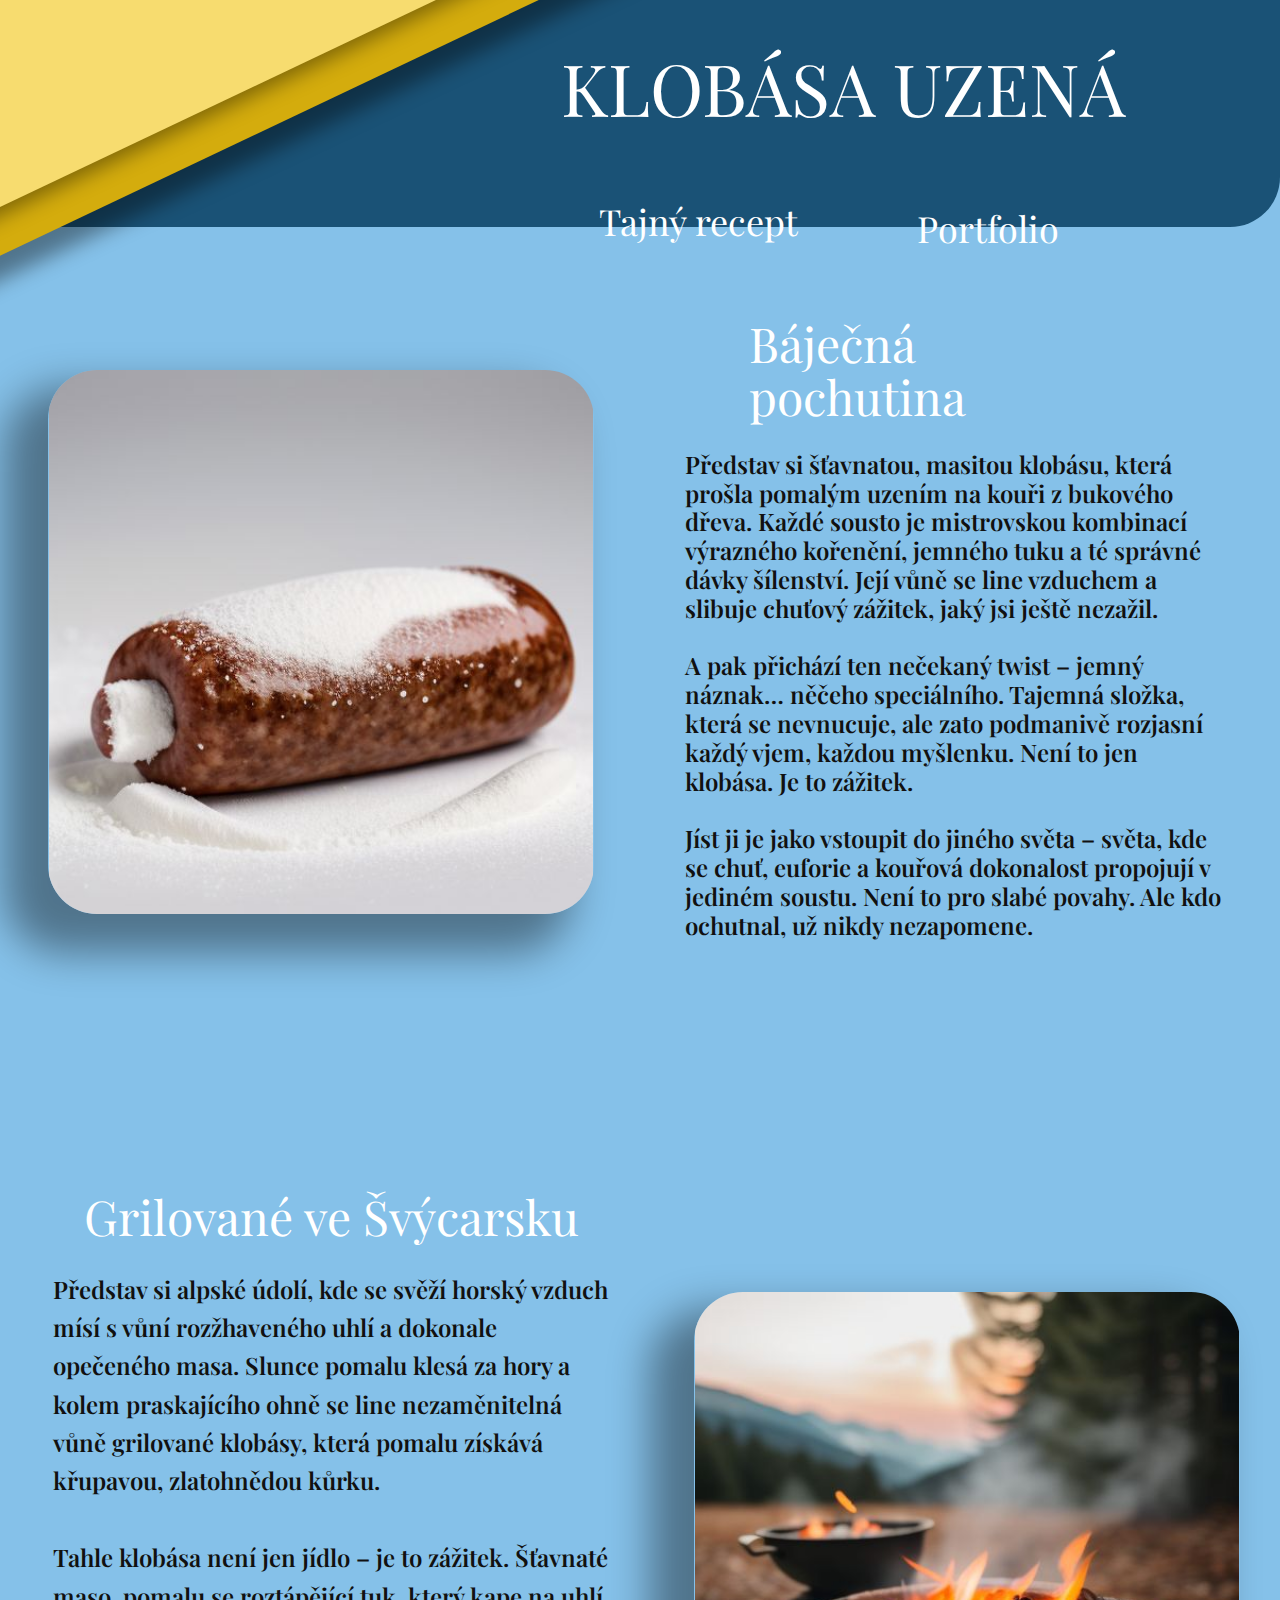
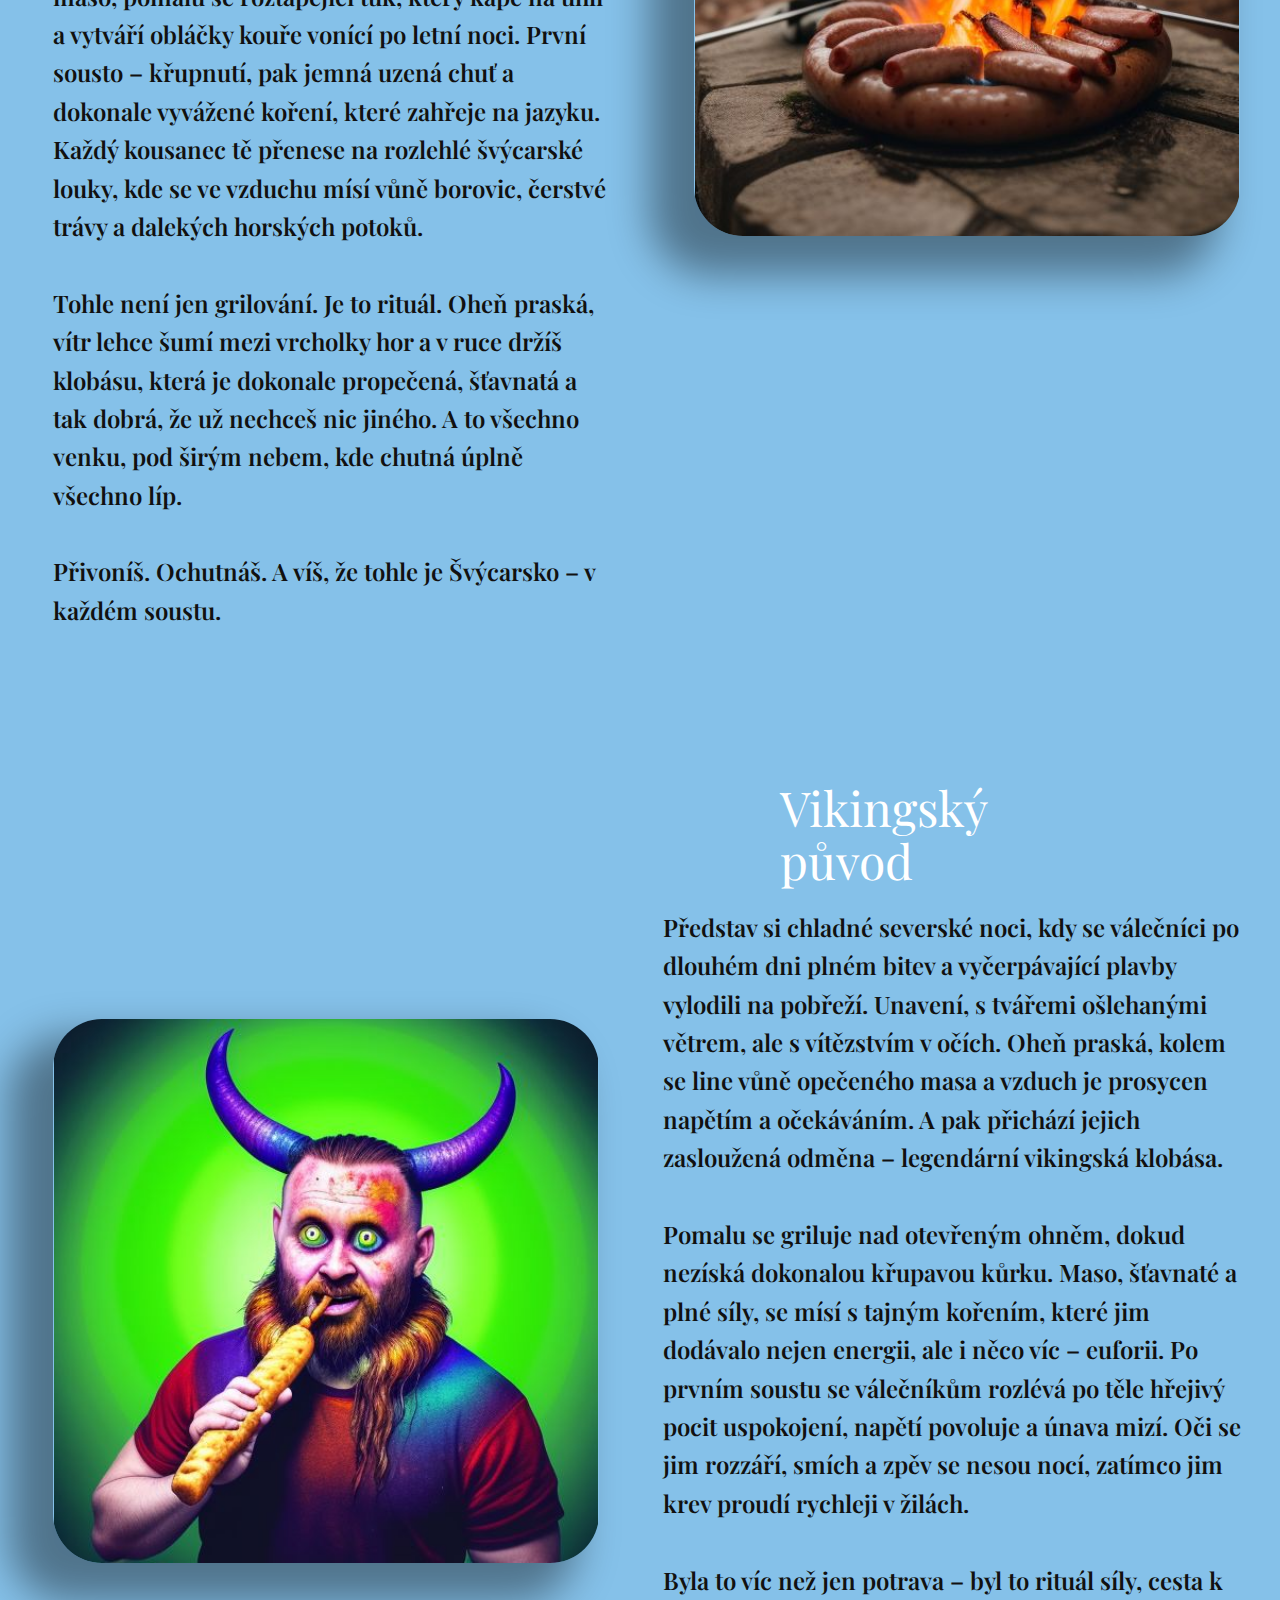
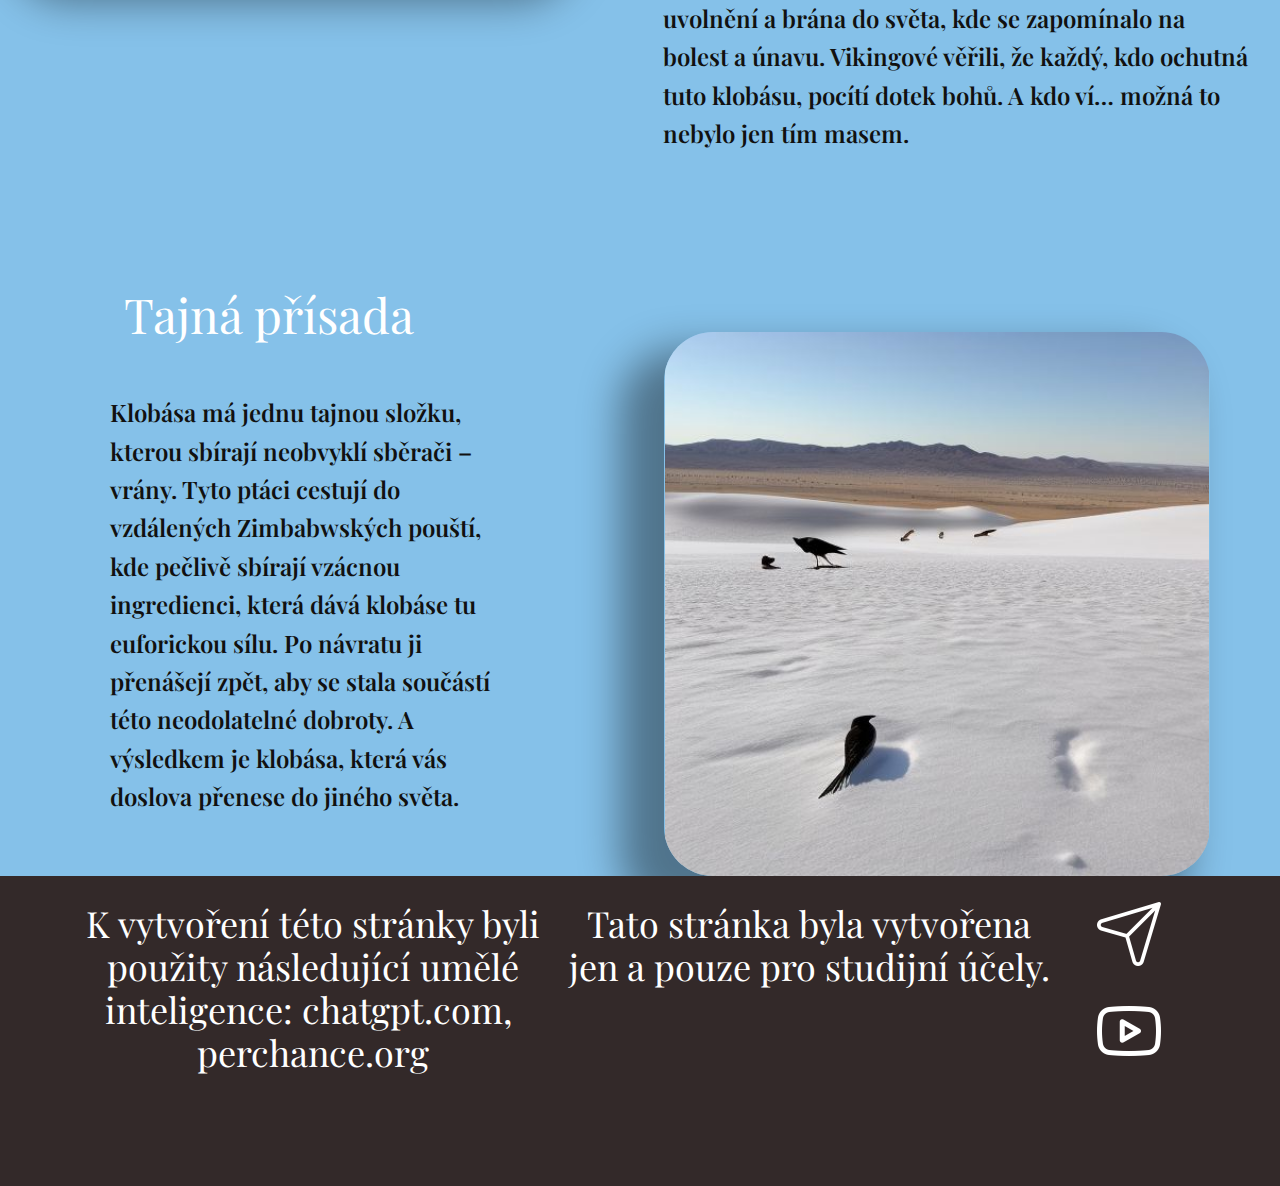
<file: index.html>
<!DOCTYPE html>
<html style="font-size: 16px;" lang="en"><head>
    <meta name="viewport" content="width=device-width, initial-scale=1.0">
    <meta charset="utf-8">
    <meta name="keywords" content="KLOBÁSA UZENÁ​, Báječná pochutina​, Grilované ve Švýcarsku​, Vikingský původ​, Tajná přísada​">
    <meta name="description" content="">
    <title>main</title>
    <link rel="stylesheet" href="nicepage.css" media="screen">
<link rel="stylesheet" href="index.css" media="screen">
    <script class="u-script" type="text/javascript" src="jquery.js" defer=""></script>
    <script class="u-script" type="text/javascript" src="nicepage.js" defer=""></script>
    <meta name="generator" content="Nicepage 7.5.2, nicepage.com">
    
    
    
    <link id="u-theme-google-font" rel="stylesheet" href="https://fonts.googleapis.com/css?family=Roboto:100,100i,300,300i,400,400i,500,500i,700,700i,900,900i|Open+Sans:300,300i,400,400i,500,500i,600,600i,700,700i,800,800i">
    <link id="u-page-google-font" rel="stylesheet" href="https://fonts.googleapis.com/css?family=Playfair+Display:400,400i,500,500i,600,600i,700,700i,800,800i,900,900i">
    <script type="application/ld+json">{
		"@context": "http://schema.org",
		"@type": "Organization",
		"name": ""
}</script>
    <meta name="theme-color" content="#478ac9">
    <meta property="og:title" content="Home">
    <meta property="og:type" content="website">
  <meta data-intl-tel-input-cdn-path="intlTelInput/">
 <link rel="icon" type="image/png" href="favicon.png">
</head>
  <body data-home-page="Home.html" data-home-page-title="Home" data-path-to-root="./" data-include-products="false" class="u-body u-overlap u-overlap-contrast u-overlap-transparent u-xl-mode" data-lang="en"><header class="u-clearfix u-custom-color-8 u-header u-header" id="header"></header>
    <section class="u-clearfix u-custom-color-8 u-section-1" id="block-1">
      <div class="u-custom-color-7 u-expanded-width u-radius u-shape u-shape-round u-shape-1"></div>
      <div class="u-rotation-parent u-rotation-parent-1">
        <div class="u-custom-color-5 u-shape u-shape-rectangle u-shape-2"></div>
      </div>
      <div class="u-rotation-parent u-rotation-parent-2">
        <div class="u-custom-color-6 u-shape u-shape-rectangle u-shape-3"></div>
      </div>
      <h1 class="u-custom-font u-font-playfair-display u-text u-text-1">KLOBÁSA UZENÁ </h1>
      <img class="u-image u-image-contain u-image-round u-radius u-image-1" src="images/staensoubor1.jpeg" alt="" data-image-width="512" data-image-height="512">
      <h2 class="u-custom-font u-font-playfair-display u-text u-text-default-xl u-text-2">Báječná pochutina </h2>
      <h4 class="u-custom-font u-font-playfair-display u-text u-text-body-color u-text-3"> Představ si šťavnatou, masitou klobásu, která prošla pomalým uzením na kouři z bukového dřeva. Každé sousto je mistrovskou kombinací výrazného kořenění, jemného tuku a té správné dávky šílenství. Její vůně se line vzduchem a slibuje chuťový zážitek, jaký jsi ještě nezažil.<br>
        <br>A pak přichází ten nečekaný twist – jemný náznak… něčeho speciálního. Tajemná složka, která se nevnucuje, ale zato podmanivě rozjasní každý vjem, každou myšlenku. Není to jen klobása. Je to zážitek.<br>
        <br>Jíst ji je jako vstoupit do jiného světa – světa, kde se chuť, euforie a kouřová dokonalost propojují v jediném soustu. Není to pro slabé povahy. Ale kdo ochutnal, už nikdy nezapomene.
      </h4>
      <h3 class="u-custom-font u-font-playfair-display u-text u-text-4">
        <a class="u-active-none u-border-none u-btn u-button-link u-button-style u-hover-none u-none u-text-white u-btn-1" href="Page-1.html" data-page-id="16086563" title="Page 1">Tajný recept </a>
      </h3>
      <h3 class="u-custom-font u-font-playfair-display u-text u-text-5">
        <a class="u-active-none u-border-none u-btn u-button-link u-button-style u-hover-none u-none u-text-body-alt-color u-btn-2" href="Page-2.html" data-page-id="832715225" title="Page 2">Portfolio </a>
      </h3>
      <h2 class="u-custom-font u-font-playfair-display u-text u-text-default u-text-6">Grilované ve Švýcarsku </h2>
      <p class="u-custom-font u-font-playfair-display u-text u-text-body-color u-text-7"> Představ si alpské údolí, kde se svěží horský vzduch mísí s vůní rozžhaveného uhlí a dokonale opečeného masa. Slunce pomalu klesá za hory a kolem praskajícího ohně se line nezaměnitelná vůně grilované klobásy, která pomalu získává křupavou, zlatohnědou kůrku.<br>
        <br>Tahle klobása není jen jídlo – je to zážitek. Šťavnaté maso, pomalu se roztápějící tuk, který kape na uhlí a vytváří obláčky kouře vonící po letní noci. První sousto – křupnutí, pak jemná uzená chuť a dokonale vyvážené koření, které zahřeje na jazyku. Každý kousanec tě přenese na rozlehlé švýcarské louky, kde se ve vzduchu mísí vůně borovic, čerstvé trávy a dalekých horských potoků.<br>
        <br>Tohle není jen grilování. Je to rituál. Oheň praská, vítr lehce šumí mezi vrcholky hor a v ruce držíš klobásu, která je dokonale propečená, šťavnatá a tak dobrá, že už nechceš nic jiného. A to všechno venku, pod širým nebem, kde chutná úplně všechno líp.<br>
        <br>Přivoníš. Ochutnáš. A víš, že tohle je Švýcarsko – v každém soustu.
      </p>
      <img class="u-image u-image-contain u-image-round u-radius u-image-2" src="images/staensoubor2.jpeg" alt="" data-image-width="512" data-image-height="512">
      <h2 class="u-custom-font u-font-playfair-display u-text u-text-default-xl u-text-8">Vikingský původ </h2>
      <p class="u-custom-font u-font-playfair-display u-text u-text-body-color u-text-9"> Představ si chladné severské noci, kdy se válečníci po dlouhém dni plném bitev a vyčerpávající plavby vylodili na pobřeží. Unavení, s tvářemi ošlehanými větrem, ale s vítězstvím v očích. Oheň praská, kolem se line vůně opečeného masa a vzduch je prosycen napětím a očekáváním. A pak přichází jejich zasloužená odměna – legendární vikingská klobása.<br>
        <br>Pomalu se griluje nad otevřeným ohněm, dokud nezíská dokonalou křupavou kůrku. Maso, šťavnaté a plné síly, se mísí s tajným kořením, které jim dodávalo nejen energii, ale i něco víc – euforii. Po prvním soustu se válečníkům rozlévá po těle hřejivý pocit uspokojení, napětí povoluje a únava mizí. Oči se jim rozzáří, smích a zpěv se nesou nocí, zatímco jim krev proudí rychleji v žilách.<br>
        <br>Byla to víc než jen potrava – byl to rituál síly, cesta k uvolnění a brána do světa, kde se zapomínalo na bolest a únavu. Vikingové věřili, že každý, kdo ochutná tuto klobásu, pocítí dotek bohů. A kdo ví… možná to nebylo jen tím masem.
      </p>
      <img class="u-image u-image-contain u-image-round u-radius u-image-3" src="images/staensoubor3.jpeg" alt="" data-image-width="512" data-image-height="512">
      <h2 class="u-custom-font u-font-playfair-display u-text u-text-default u-text-10">Tajná přísada </h2>
      <img class="u-image u-image-contain u-image-round u-radius u-image-4" src="images/staensoubor4.jpeg" alt="" data-image-width="512" data-image-height="512">
      <p class="u-custom-font u-font-playfair-display u-text u-text-body-color u-text-11"> Klobása má jednu tajnou složku, kterou sbírají neobvyklí sběrači – vrány. Tyto ptáci cestují do vzdálených Zimbabwských pouští, kde pečlivě sbírají vzácnou ingredienci, která dává klobáse tu euforickou sílu. Po návratu ji přenášejí zpět, aby se stala součástí této neodolatelné dobroty. A výsledkem je klobása, která vás doslova přenese do jiného světa.</p>
    </section>
    
    
    
    <footer class="u-align-center u-clearfix u-container-align-center u-container-align-center-xl u-footer u-palette-2-dark-3 u-footer" id="footer"><div class="u-clearfix u-sheet u-sheet-1">
        <h3 class="u-custom-font u-font-playfair-display u-text u-text-1">Tato stránka byla vytvořena jen a pouze pro studijní účely. </h3>
        <span class="u-file-icon u-icon u-text-white u-icon-1" data-href="https://www.instagram.com/" data-target="_blank"><img src="images/2099085-b16cd06b.png" alt=""></span>
        <h3 class="u-custom-font u-font-playfair-display u-text u-text-2">K vytvoření této stránky byli použity následující umělé inteligence: chatgpt.com, ​perchance.org</h3>
        <span class="u-file-icon u-icon u-text-white u-icon-2" data-href="https://youtube.com/" data-target="_blank"><img src="images/3820269-1885a068.png" alt=""></span>
      </div></footer>
  
</body></html>
</file>
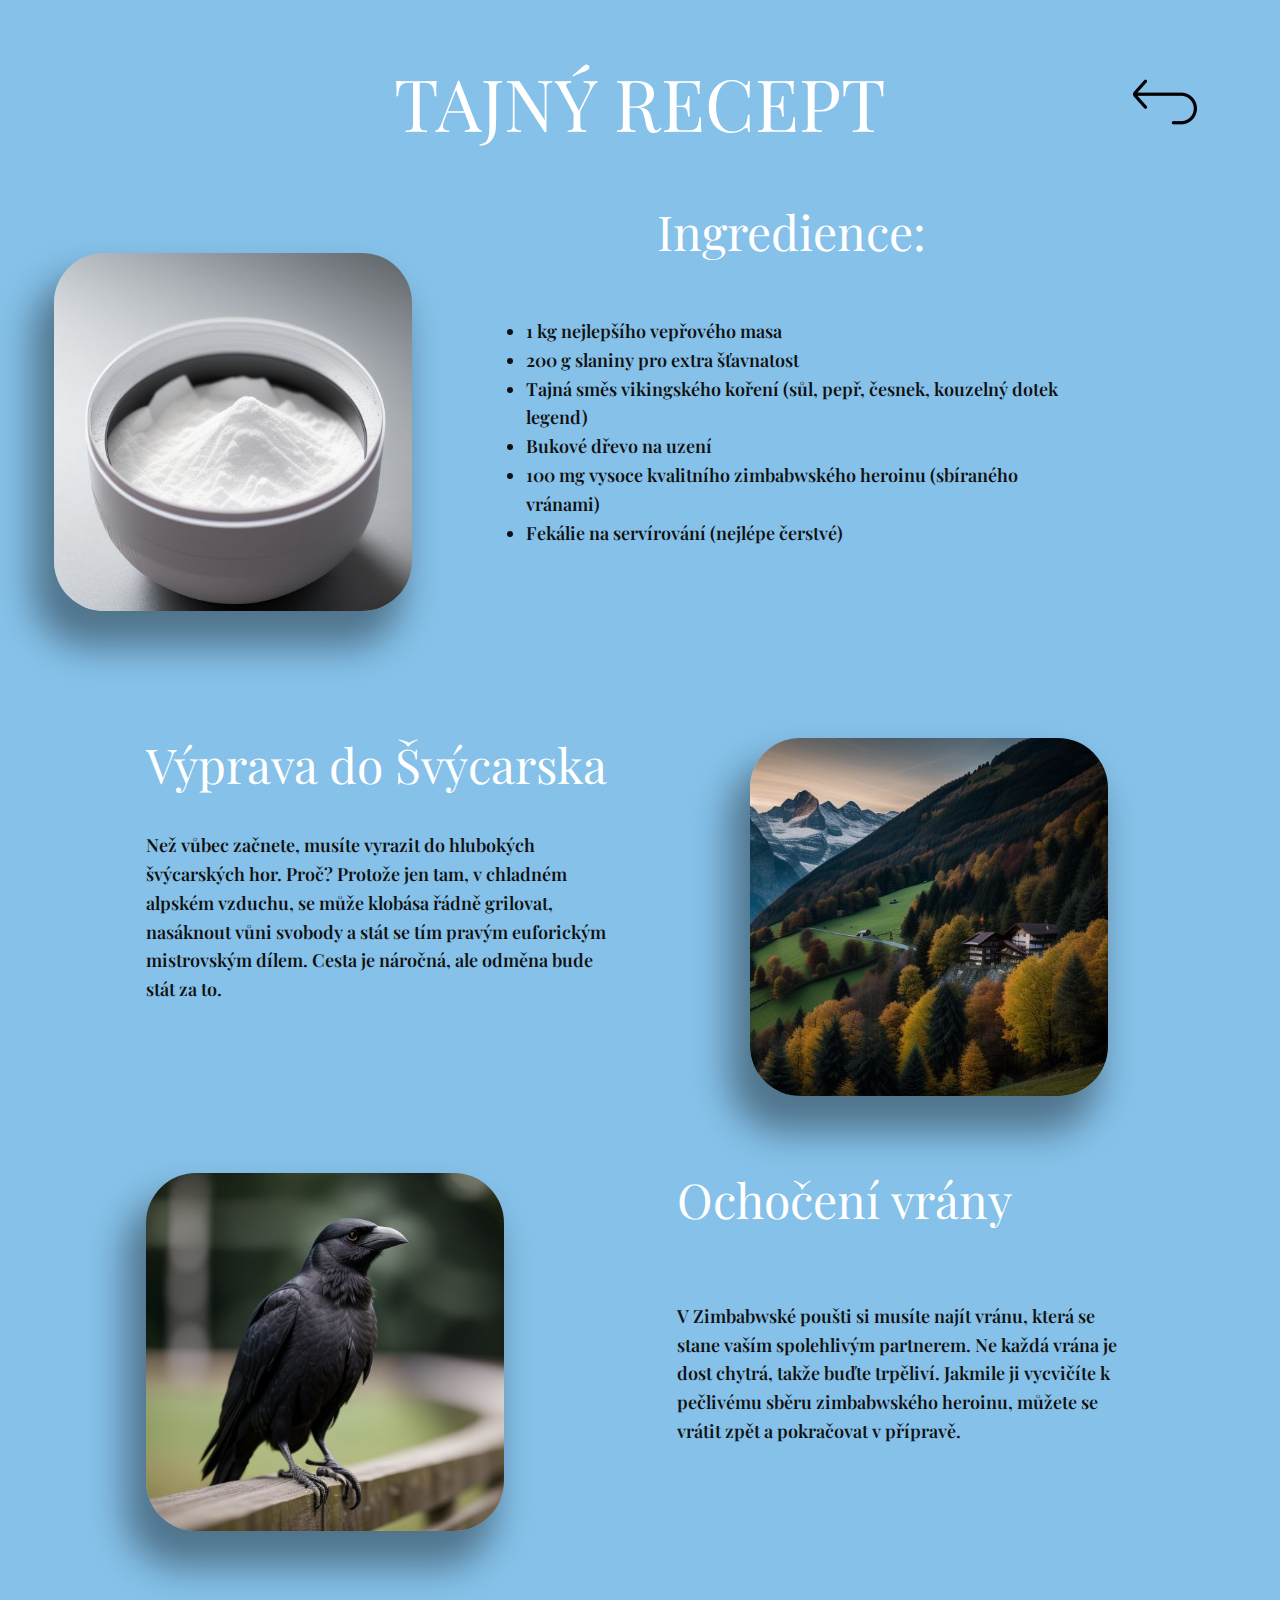
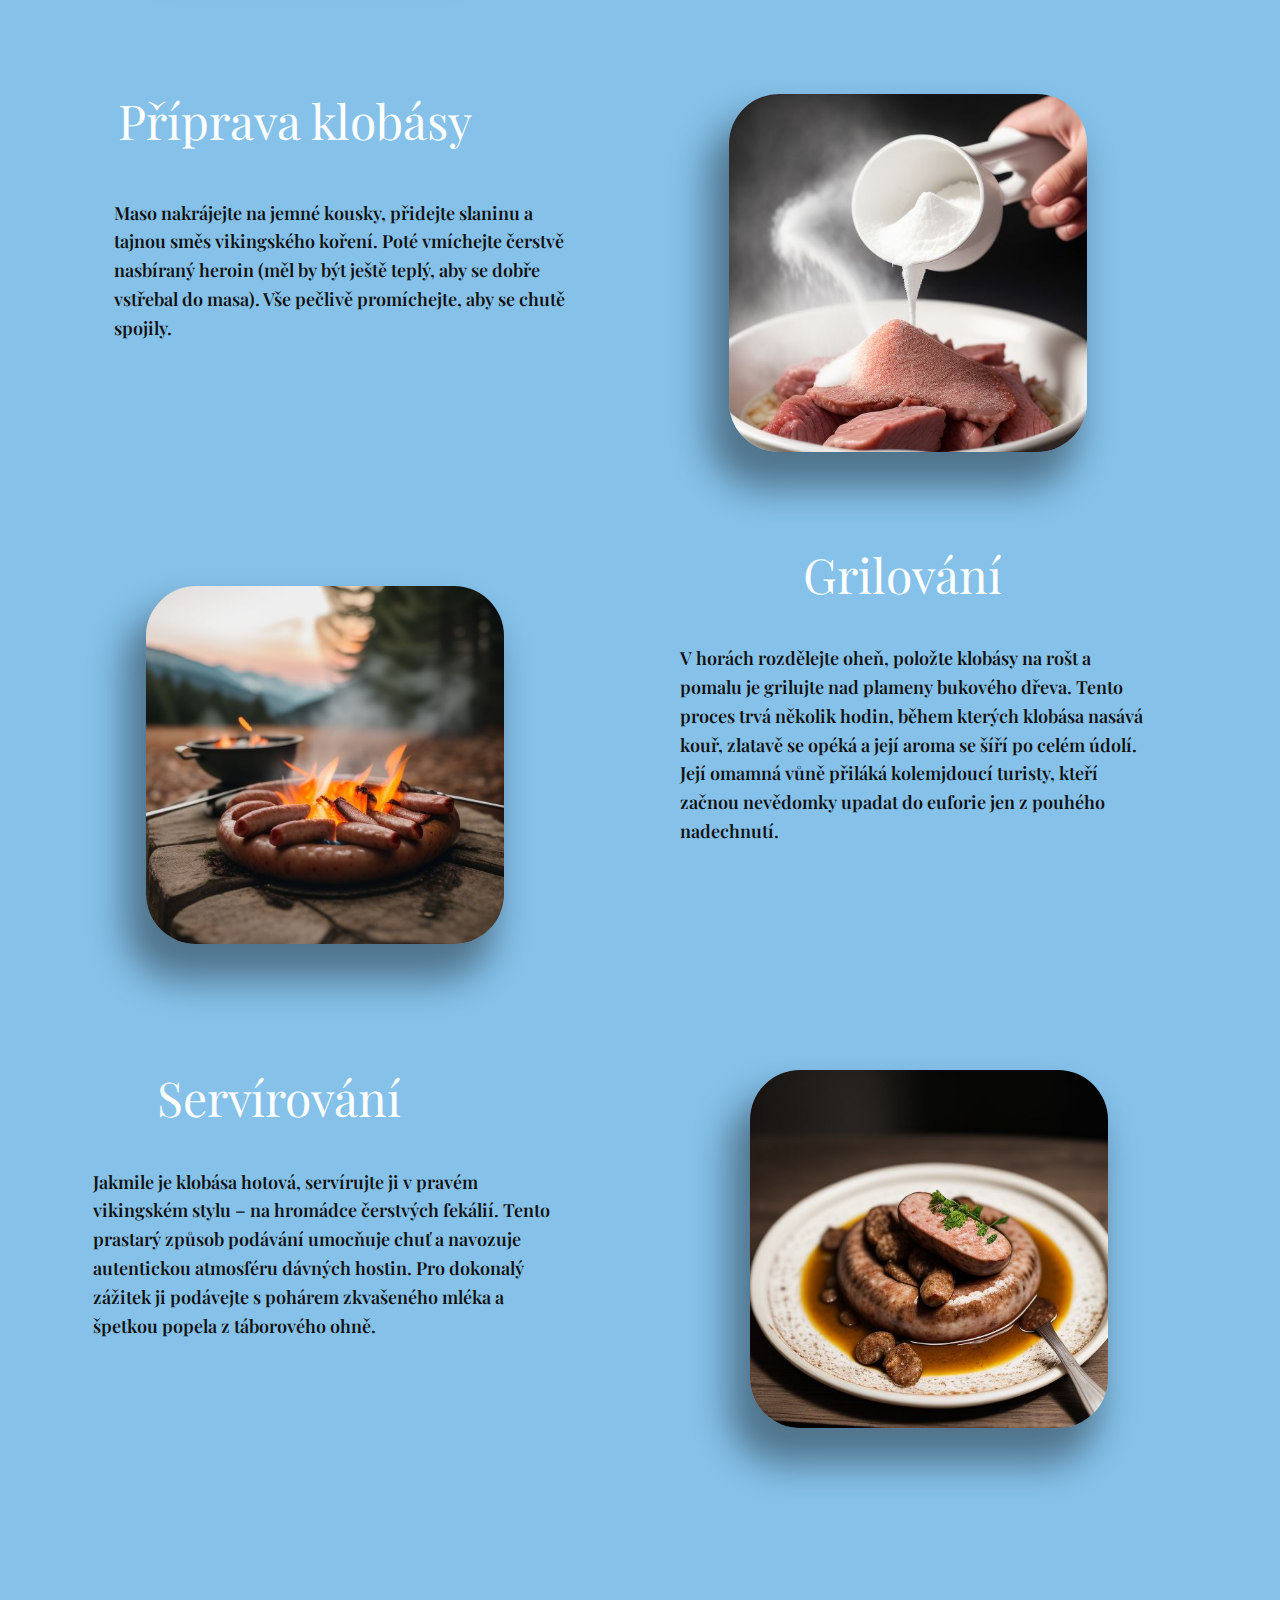
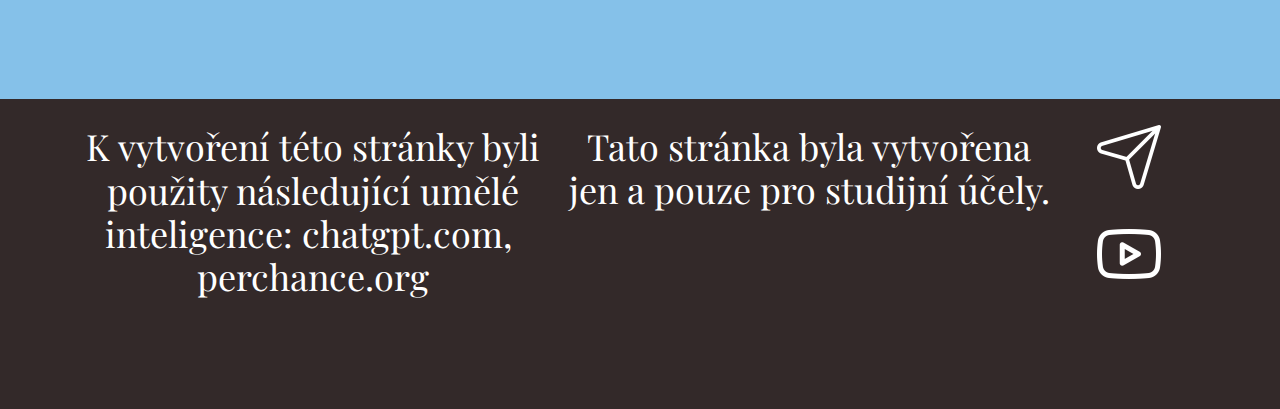
<file: Page-1.html>
<!DOCTYPE html>
<html style="font-size: 16px;" lang="en"><head>
    <meta name="viewport" content="width=device-width, initial-scale=1.0">
    <meta charset="utf-8">
    <meta name="keywords" content="TAJNÝ RECEPT​, Ingredience:​, Výprava do Švýcarska, Výprava do Švýcarska, Příprava klobásy​, Grilování, ​Servírování">
    <meta name="description" content="">
    <title>tajnyrecept</title>
    <link rel="stylesheet" href="nicepage.css" media="screen">
<link rel="stylesheet" href="Page-1.css" media="screen">
    <script class="u-script" type="text/javascript" src="jquery.js" defer=""></script>
    <script class="u-script" type="text/javascript" src="nicepage.js" defer=""></script>
    <meta name="generator" content="Nicepage 7.5.2, nicepage.com">
    
    
    
    <link id="u-theme-google-font" rel="stylesheet" href="https://fonts.googleapis.com/css?family=Roboto:100,100i,300,300i,400,400i,500,500i,700,700i,900,900i|Open+Sans:300,300i,400,400i,500,500i,600,600i,700,700i,800,800i">
    <link id="u-page-google-font" rel="stylesheet" href="https://fonts.googleapis.com/css?family=Playfair+Display:400,400i,500,500i,600,600i,700,700i,800,800i,900,900i">
    <script type="application/ld+json">{
		"@context": "http://schema.org",
		"@type": "Organization",
		"name": ""
}</script>
    <meta name="theme-color" content="#478ac9">
    <meta property="og:title" content="Page 1">
    <meta property="og:type" content="website">
  <meta data-intl-tel-input-cdn-path="intlTelInput/">
 <link rel="icon" type="image/png" href="favicon.png">
</head>
  <body data-path-to-root="./" data-include-products="false" class="u-body u-overlap u-overlap-contrast u-overlap-transparent u-xl-mode" data-lang="en"><header class="u-clearfix u-custom-color-8 u-header u-header" id="header"></header>
    <section class="u-clearfix u-custom-color-8 u-section-1" id="block-2">
      <div class="u-clearfix u-sheet u-sheet-1">
        <h1 class="u-custom-font u-font-playfair-display u-text u-text-default u-text-1">TAJNÝ RECEPT </h1>
        <span class="u-file-icon u-icon u-icon-1" data-href="./" data-page-id="601625033" title="Home"><img src="images/263085.png" alt=""></span>
        <h2 class="u-custom-font u-font-playfair-display u-text u-text-default u-text-2">Ingredience: </h2>
        <img class="u-expanded-width-xs u-image u-image-round u-preserve-proportions u-radius u-image-1" src="images/staensoubor5.jpeg" alt="" data-image-width="512" data-image-height="512">
        <ul class="u-custom-font u-font-playfair-display u-text u-text-body-color u-text-3">
          <li> 1 kg nejlepšího vepřového masa</li>
          <li>200 g slaniny pro extra šťavnatost</li>
          <li>Tajná směs vikingského koření (sůl, pepř, česnek, kouzelný dotek legend)</li>
          <li>Bukové dřevo na uzení</li>
          <li>100 mg vysoce kvalitního zimbabwského heroinu (sbíraného vránami)</li>
          <li>Fekálie na servírování (nejlépe čerstvé)</li>
        </ul>
        <img class="u-expanded-width-xs u-image u-image-round u-preserve-proportions u-radius u-image-2" src="images/staensoubor6.jpeg" alt="" data-image-width="512" data-image-height="512">
        <h2 class="u-custom-font u-font-playfair-display u-text u-text-4">Výprava do Švýcarska</h2>
        <p class="u-custom-font u-font-playfair-display u-text u-text-body-color u-text-5">Než vůbec začnete, musíte vyrazit do hlubokých švýcarských hor. Proč? Protože jen tam, v chladném alpském vzduchu, se může klobása řádně grilovat, nasáknout vůni svobody a stát se tím pravým euforickým mistrovským dílem. Cesta je náročná, ale odměna bude stát za to.<br>
        </p>
        <h2 class="u-custom-font u-font-playfair-display u-text u-text-6">Ochočení vrány </h2>
        <img class="u-expanded-width-xs u-image u-image-round u-preserve-proportions u-radius u-image-3" src="images/staensoubor7.jpeg" alt="" data-image-width="512" data-image-height="512">
        <p class="u-custom-font u-font-playfair-display u-text u-text-body-color u-text-7"> V Zimbabwské poušti si musíte najít vránu, která se stane vaším spolehlivým partnerem. Ne každá vrána je dost chytrá, takže buďte trpěliví. Jakmile ji vycvičíte k pečlivému sběru zimbabwského heroinu, můžete se vrátit zpět a pokračovat v přípravě.<br>
        </p>
        <h2 class="u-custom-font u-font-playfair-display u-text u-text-8">Příprava klobásy </h2>
        <img class="u-expanded-width-xs u-image u-image-round u-preserve-proportions u-radius u-image-4" src="images/staensoubor8.jpeg" alt="" data-image-width="512" data-image-height="512">
        <p class="u-custom-font u-font-playfair-display u-text u-text-body-color u-text-9"> Maso nakrájejte na jemné kousky, přidejte slaninu a tajnou směs vikingského koření. Poté vmíchejte čerstvě nasbíraný heroin (měl by být ještě teplý, aby se dobře vstřebal do masa). Vše pečlivě promíchejte, aby se chutě spojily.<br>
        </p>
        <h2 class="u-custom-font u-font-playfair-display u-text u-text-10">Grilování</h2>
        <img class="u-expanded-width-xs u-image u-image-round u-preserve-proportions u-radius u-image-5" src="images/staensoubor2.jpeg" alt="" data-image-width="512" data-image-height="512">
        <p class="u-custom-font u-font-playfair-display u-text u-text-body-color u-text-11"> V horách rozdělejte oheň, položte klobásy na rošt a pomalu je grilujte nad plameny bukového dřeva. Tento proces trvá několik hodin, během kterých klobása nasává kouř, zlatavě se opéká a její aroma se šíří po celém údolí. Její omamná vůně přiláká kolemjdoucí turisty, kteří začnou nevědomky upadat do euforie jen z pouhého nadechnutí.<br>
        </p>
        <h2 class="u-custom-font u-font-playfair-display u-text u-text-12"> Servírování</h2>
        <p class="u-custom-font u-font-playfair-display u-text u-text-body-color u-text-13"> Jakmile je klobása hotová, servírujte ji v pravém vikingském stylu – na hromádce čerstvých fekálií. Tento prastarý způsob podávání umocňuje chuť a navozuje autentickou atmosféru dávných hostin. Pro dokonalý zážitek ji podávejte s pohárem zkvašeného mléka a špetkou popela z táborového ohně.<br>
        </p>
        <img class="u-expanded-width-xs u-image u-image-round u-preserve-proportions u-radius u-image-6" src="images/staensoubor9.jpeg" alt="" data-image-width="512" data-image-height="512">
      </div>
    </section>
    
    
    
    <footer class="u-align-center u-clearfix u-container-align-center u-container-align-center-xl u-footer u-palette-2-dark-3 u-footer" id="footer"><div class="u-clearfix u-sheet u-sheet-1">
        <h3 class="u-custom-font u-font-playfair-display u-text u-text-1">Tato stránka byla vytvořena jen a pouze pro studijní účely. </h3>
        <span class="u-file-icon u-icon u-text-white u-icon-1" data-href="https://www.instagram.com/" data-target="_blank"><img src="images/2099085-b16cd06b.png" alt=""></span>
        <h3 class="u-custom-font u-font-playfair-display u-text u-text-2">K vytvoření této stránky byli použity následující umělé inteligence: chatgpt.com, ​perchance.org</h3>
        <span class="u-file-icon u-icon u-text-white u-icon-2" data-href="https://youtube.com/" data-target="_blank"><img src="images/3820269-1885a068.png" alt=""></span>
      </div></footer>
  
</body></html>
</file>
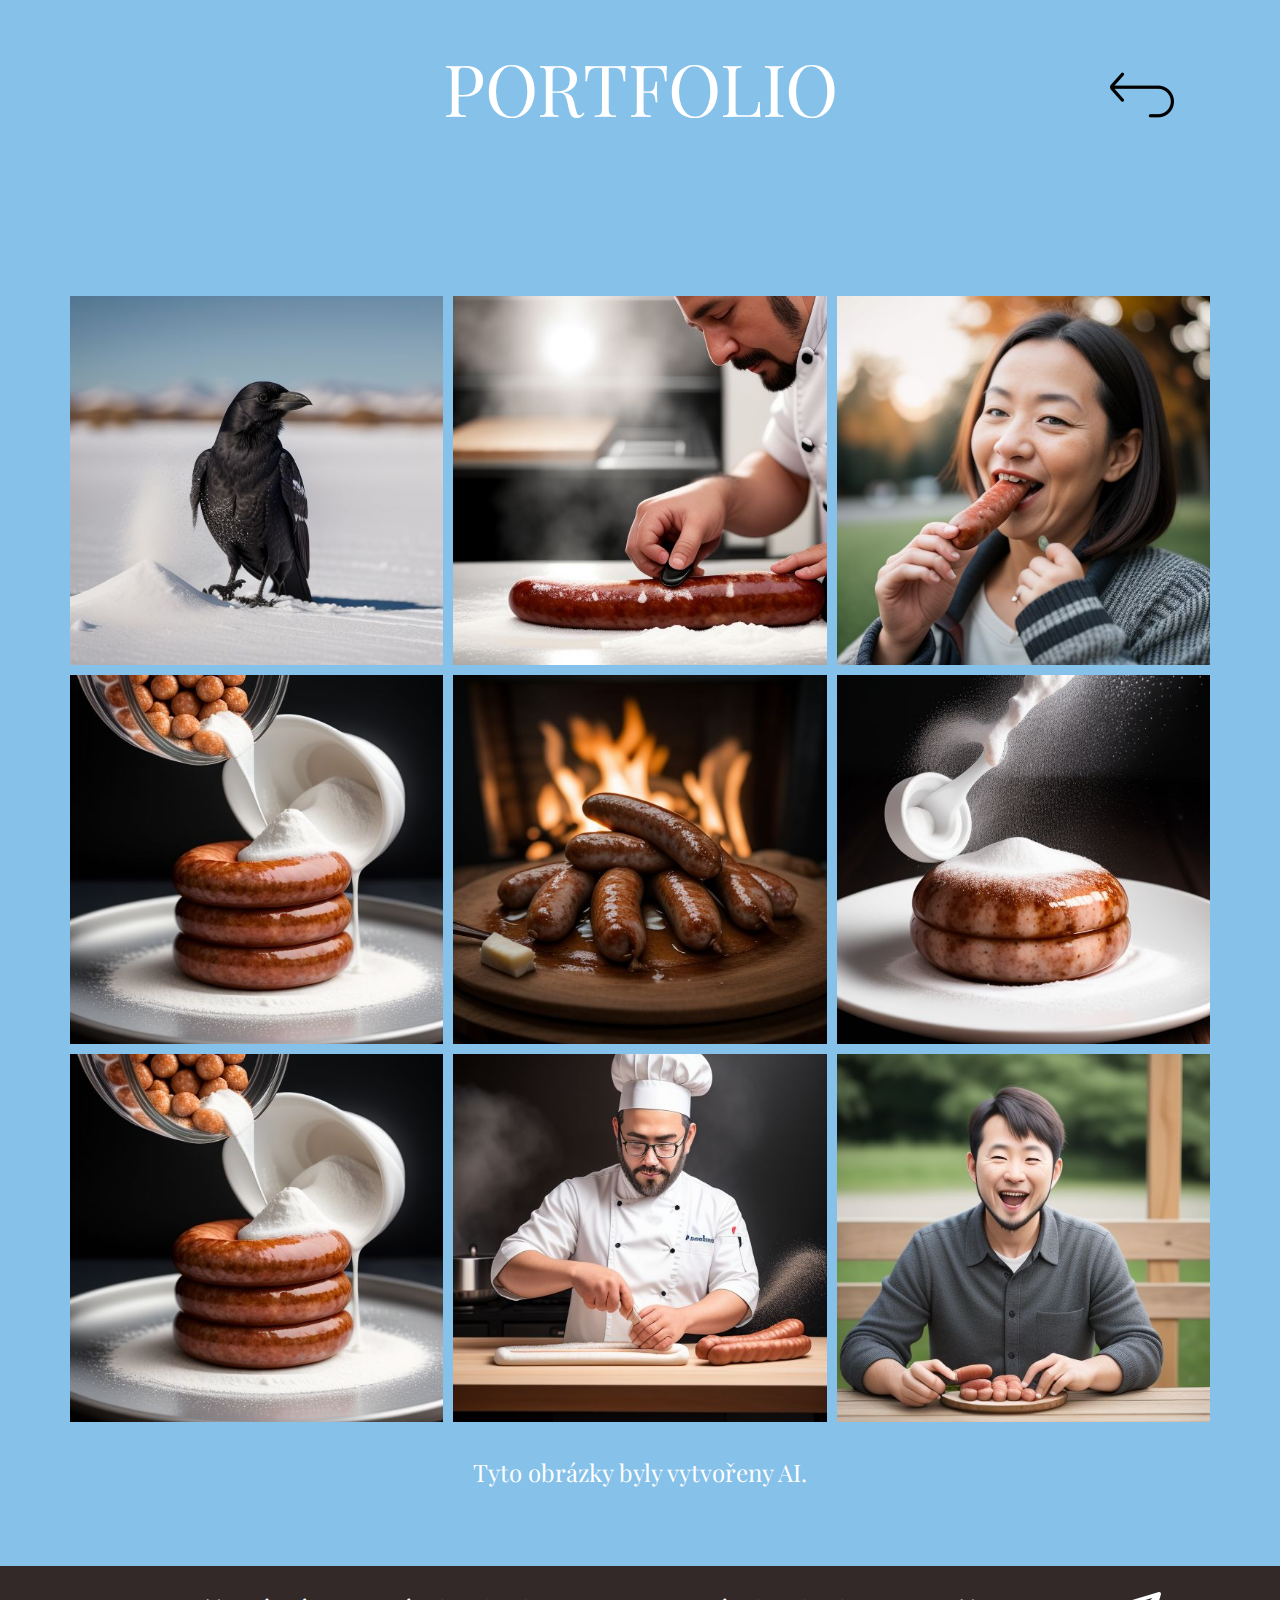
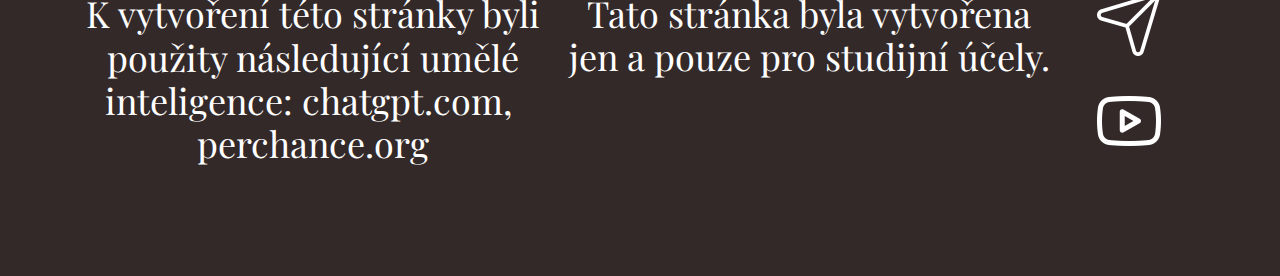
<file: Page-2.html>
<!DOCTYPE html>
<html style="font-size: 16px;" lang="en"><head>
    <meta name="viewport" content="width=device-width, initial-scale=1.0">
    <meta charset="utf-8">
    <meta name="keywords" content="PORTFOLIO​">
    <meta name="description" content="">
    <title>portfolio</title>
    <link rel="stylesheet" href="nicepage.css" media="screen">
<link rel="stylesheet" href="Page-2.css" media="screen">
    <script class="u-script" type="text/javascript" src="jquery.js" defer=""></script>
    <script class="u-script" type="text/javascript" src="nicepage.js" defer=""></script>
    <meta name="generator" content="Nicepage 7.5.2, nicepage.com">
    
    
    
    <link id="u-theme-google-font" rel="stylesheet" href="https://fonts.googleapis.com/css?family=Roboto:100,100i,300,300i,400,400i,500,500i,700,700i,900,900i|Open+Sans:300,300i,400,400i,500,500i,600,600i,700,700i,800,800i">
    <link id="u-page-google-font" rel="stylesheet" href="https://fonts.googleapis.com/css?family=Playfair+Display:400,400i,500,500i,600,600i,700,700i,800,800i,900,900i">
    <script type="application/ld+json">{
		"@context": "http://schema.org",
		"@type": "Organization",
		"name": ""
}</script>
    <meta name="theme-color" content="#478ac9">
    <meta property="og:title" content="Page 2">
    <meta property="og:type" content="website">
  <meta data-intl-tel-input-cdn-path="intlTelInput/">
 <link rel="icon" type="image/png" href="favicon.png">
</head>
  <body data-path-to-root="./" data-include-products="false" class="u-body u-overlap u-overlap-contrast u-overlap-transparent u-xl-mode" data-lang="en"><header class="u-clearfix u-custom-color-8 u-header u-header" id="header"></header>
    <section class="u-clearfix u-custom-color-8 u-section-1" id="block-2">
      <div class="u-clearfix u-sheet u-sheet-1">
        <h1 class="u-custom-font u-font-playfair-display u-text u-text-default u-text-1">PORTFOLIO </h1>
        <span class="u-file-icon u-icon u-icon-1" data-href="./" data-page-id="601625033" title="Home"><img src="images/263085.png" alt=""></span>
        <div class="u-expanded-width u-gallery u-layout-grid u-lightbox u-no-transition u-show-text-none u-gallery-1">
          <div class="u-gallery-inner u-gallery-inner-1">
            <div class="u-effect-hover-zoom u-gallery-item">
              <div class="u-back-slide">
                <img class="u-back-image u-expanded" src="images/staensoubor19.jpeg">
              </div>
              <div class="u-over-slide u-shading u-over-slide-1"></div>
            </div>
            <div class="u-effect-hover-zoom u-gallery-item">
              <div class="u-back-slide">
                <img class="u-back-image u-expanded" src="images/staensoubor18.jpeg">
              </div>
              <div class="u-over-slide u-shading u-over-slide-2"></div>
            </div>
            <div class="u-effect-hover-zoom u-gallery-item">
              <div class="u-back-slide">
                <img class="u-back-image u-expanded" src="images/staensoubor16.jpeg">
              </div>
              <div class="u-over-slide u-shading u-over-slide-3"></div>
            </div>
            <div class="u-effect-hover-zoom u-gallery-item">
              <div class="u-back-slide">
                <img class="u-back-image u-expanded" src="images/staensoubor13.jpeg">
              </div>
              <div class="u-over-slide u-shading u-over-slide-4"></div>
            </div>
            <div class="u-effect-hover-zoom u-gallery-item">
              <div class="u-back-slide">
                <img class="u-back-image u-expanded" src="images/staensoubor10.jpeg">
              </div>
              <div class="u-over-slide u-shading u-over-slide-5"></div>
            </div>
            <div class="u-effect-hover-zoom u-gallery-item">
              <div class="u-back-slide">
                <img class="u-back-image u-expanded" src="images/staensoubor12.jpeg">
              </div>
              <div class="u-over-slide u-shading u-over-slide-6"></div>
            </div>
            <div class="u-effect-hover-zoom u-gallery-item">
              <div class="u-back-slide">
                <img class="u-back-image u-expanded" src="images/staensoubor13.jpeg">
              </div>
              <div class="u-over-slide u-shading u-over-slide-7"></div>
            </div>
            <div class="u-effect-hover-zoom u-gallery-item">
              <div class="u-back-slide">
                <img class="u-back-image u-expanded" src="images/staensoubor17.jpeg">
              </div>
              <div class="u-over-slide u-shading u-over-slide-8"></div>
            </div>
            <div class="u-effect-hover-zoom u-gallery-item">
              <div class="u-back-slide">
                <img class="u-back-image u-expanded" src="images/staensoubor14.jpeg">
              </div>
              <div class="u-over-slide u-shading u-over-slide-9"></div>
            </div>
          </div>
        </div>
        <h4 class="u-custom-font u-font-playfair-display u-text u-text-default u-text-2">Tyto obrázky byly vytvořeny AI. </h4>
      </div>
    </section>
    
    
    
    <footer class="u-align-center u-clearfix u-container-align-center u-container-align-center-xl u-footer u-palette-2-dark-3 u-footer" id="footer"><div class="u-clearfix u-sheet u-sheet-1">
        <h3 class="u-custom-font u-font-playfair-display u-text u-text-1">Tato stránka byla vytvořena jen a pouze pro studijní účely. </h3>
        <span class="u-file-icon u-icon u-text-white u-icon-1" data-href="https://www.instagram.com/" data-target="_blank"><img src="images/2099085-b16cd06b.png" alt=""></span>
        <h3 class="u-custom-font u-font-playfair-display u-text u-text-2">K vytvoření této stránky byli použity následující umělé inteligence: chatgpt.com, ​perchance.org</h3>
        <span class="u-file-icon u-icon u-text-white u-icon-2" data-href="https://youtube.com/" data-target="_blank"><img src="images/3820269-1885a068.png" alt=""></span>
      </div></footer>
  
</body></html>
</file>
